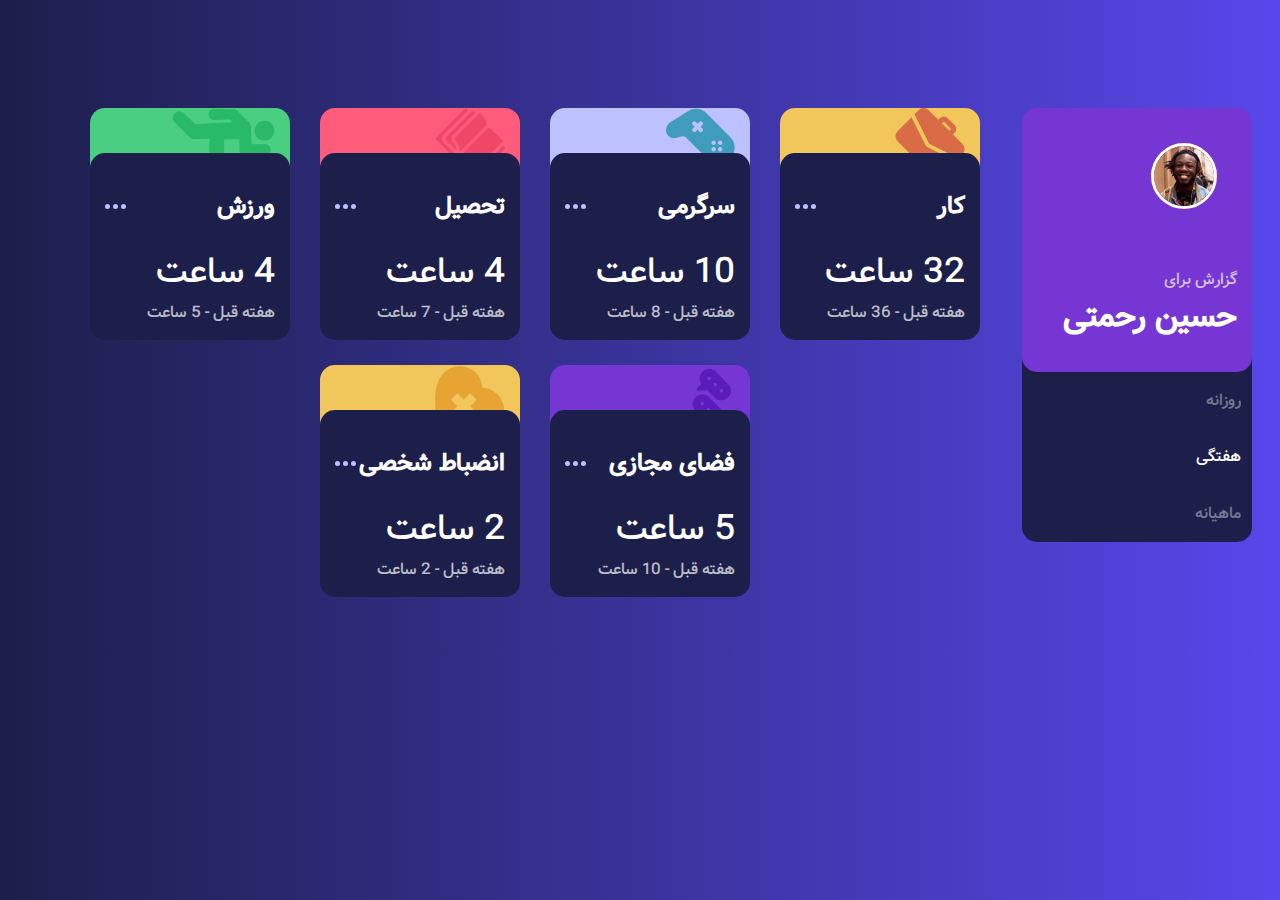
<file: index.html>
<!DOCTYPE html>
<html lang="en">
  <head>
    <meta charset="UTF-8" />
    <meta http-equiv="X-UA-Compatible" content="IE=edge" />
    <meta name="viewport" content="width=device-width, initial-scale=1.0" />
    <link rel="stylesheet" href="style.css" />
    <title>Time Tracking Dashboard</title>
  </head>
  <body>
    <!-- Head component -->
    <section>
      <div class="Head-1">
        <div>
          <img src="images/image-jeremy.png" alt="Avatar" />
        </div>

        <div class="Head-Child-1">
          <p style="font-size: 16px; color: #fff; margin: 0%; opacity: 0.7">
            گزارش برای
          </p>
          <h1 style="color: #fff; margin: 0%">حسین رحمتی</h1>
        </div>
      </div>

      <div class="Head-2">
        <p style="margin: 5%; color: #fff">روزانه</p>
        <p style="margin: 5%; color: #fff;opacity: 1;">هفتگی</p>
        <p style="margin: 5%; color: #fff">ماهیانه</p>
      </div>
    </section>

    <!-- Other components -->
    <section class="section-card">
      <div class="Card-1">
        <div class="Background-card-1">
          <img src="images/icon-work.svg" alt="work-icon" />
        </div>

        <div class="main-content-card">
          <div>
            <h2 style="color: #fff">کار</h2>
            <img src="images/icon-ellipsis.svg" alt="icon-ellipsis" />
          </div>

          <div class="second-part-card">
            <p style="color: #fff; font-size: 35px">32 ساعت</p>
            <p style="color: #fff; opacity: 0.7">هفته قبل - 36 ساعت</p>
          </div>
        </div>
      </div>
      <div class="Card-2">
        <div class="Background-card-2">
          <img src="images/icon-play.svg" alt="play-icon" />
        </div>

        <div class="main-content-card">
          <div>
            <h2 style="color: #fff">سرگرمی</h2>
            <img src="images/icon-ellipsis.svg" alt="icon-ellipsis" />
          </div>

          <div class="second-part-card">
            <p style="color: #fff; font-size: 35px">10 ساعت</p>
            <p style="color: #fff; opacity: 0.7">هفته قبل - 8 ساعت</p>
          </div>
        </div>
      </div>
      <div class="Card-3">
        <div class="Background-card-3">
          <img src="images/icon-study.svg" alt="study-icon" />
        </div>

        <div class="main-content-card">
          <div>
            <h2 style="color: #fff">تحصیل</h2>
            <img src="images/icon-ellipsis.svg" alt="icon-ellipsis" />
          </div>

          <div class="second-part-card">
            <p style="color: #fff; font-size: 35px">4 ساعت</p>
            <p style="color: #fff; opacity: 0.7">هفته قبل - 7 ساعت</p>
          </div>
        </div>
      </div>
      <div class="Card-4">
        <div class="Background-card-4">
          <img src="images/icon-exercise.svg" alt="exercise-icon" />
        </div>

        <div class="main-content-card">
          <div>
            <h2 style="color: #fff">ورزش</h2>
            <img src="images/icon-ellipsis.svg" alt="icon-ellipsis" />
          </div>

          <div class="second-part-card">
            <p style="color: #fff; font-size: 35px">4 ساعت</p>
            <p style="color: #fff; opacity: 0.7">هفته قبل - 5 ساعت</p>
          </div>
        </div>
      </div>
      <div class="Card-5">
        <div class="Background-card-5">
          <img src="images/icon-social.svg" alt="Social-icon" />
        </div>

        <div class="main-content-card">
          <div>
            <h2 style="color: #fff">فضای مجازی</h2>
            <img src="images/icon-ellipsis.svg" alt="icon-ellipsis" />
          </div>

          <div class="second-part-card">
            <p style="color: #fff; font-size: 35px">5 ساعت</p>
            <p style="color: #fff; opacity: 0.7">هفته قبل - 10 ساعت</p>
          </div>
        </div>
      </div>
      <div class="Card-6">
        <div class="Background-card-6">
          <img src="images/icon-self-care.svg" alt="Self-care-icon" />
        </div>

        <div class="main-content-card">
          <div>
            <h2 style="color: #fff">انضباط شخصی</h2>
            <img src="images/icon-ellipsis.svg" alt="icon-ellipsis" />
          </div>

          <div class="second-part-card">
            <p style="color: #fff; font-size: 35px">2 ساعت</p>
            <p style="color: #fff; opacity: 0.7">هفته قبل - 2 ساعت</p>
          </div>
        </div>
      </div>
    </section>
  </body>
</html>

<!-- 
  <div class="attribution">
    Challenge by <a href="https://www.frontendmentor.io?ref=challenge" target="_blank">Frontend Mentor</a>. 
    Coded by <a href="#">Your Name Here</a>.
  </div>
 -->
</file>
<file: style.css>
@font-face {
  font-family: Vazir-medium;
  src: url("font/Vazir-Medium.ttf");
}

:root {
  --Blue: #5847eb;
  --Light-red-work: hsl(15, 100%, 70%);
  --Soft-blue-play: hsl(195, 74%, 62%);
  --Light-red-study: hsl(348, 100%, 68%);
  --Lime-green-exercise: hsl(145, 58%, 55%);
  --Violet-social: hsl(264, 64%, 52%);
  --Soft-orange-self-care: hsl(43, 84%, 65%);
  --Very-dark-blue: hsl(226, 43%, 10%);
  --Dark-blue: #1c1f4a;
  --Desaturated-blue: hsl(235, 45%, 61%);
  --Pale-Blue: hsl(236, 100%, 87%);
}

body {
  background: linear-gradient(270deg, #5847eb, #1c1f4a);
}

body {
  font-family: Vazir-medium;
  display: flex;
  flex-direction: column;
  padding: 20px;
  min-width: 375px;
  direction: rtl;
  max-width: 1599px;
}

.Head-1 {
  display: flex;
  flex-direction: row;
  justify-content: right;
  align-items: center;
  background-color: var(--Violet-social);
  border-radius: 15px;
  padding: 15px;
  position: relative;
  top: 30px;
  z-index: 10;
  transition: ease, 300ms;
}

.Head-1:hover {
  background-color: hsl(264, 58%, 36%);
}

.Head-1 img {
  width: 60px;
  margin: 20px;
  border: 3px solid #fff;
  border-radius: 40px;
  transition: ease, 300ms;
}

.Head-1 img:hover {
  width: 80px;
}

.Head-Child-1 {
  display: flex;
  flex-direction: column;
  align-items: flex-start;
}

.Head-2 {
  display: flex;
  flex-direction: row;
  align-items: center;
  justify-content: space-around;
  background-color: var(--Dark-blue);
  height: 90px;
  padding-top: 20px;
  border-radius: 15px;
  margin-bottom: 30px;
}

.Head-2 p {
  opacity: 0.4;
  transition: ease-out, 500ms;
}

.Head-2 p:hover {
  opacity: 1;
}

.Background-card-1,
.Background-card-2,
.Background-card-3,
.Background-card-4,
.Background-card-5,
.Background-card-6 {
  border-radius: 15px;
  background-color: var(--Soft-orange-self-care);
  display: flex;
  justify-content: right;
  padding-right: 15px;
  box-sizing: border-box;
  height: 70px;
}

.Background-card-2 {
  background-color: var(--Pale-Blue);
}

.Background-card-3 {
  background-color: var(--Light-red-study);
}

.Background-card-4 {
  background-color: var(--Lime-green-exercise);
}

.Background-card-5 {
  background-color: var(--Violet-social);
}

.Background-card-6 {
  background-color: var(--Soft-orange-self-care);
}

.Background-card-1 img {
  width: 70px;
  display: block;
}

.main-content-card {
  display: flex;
  flex-direction: column;
  position: relative;
  bottom: 25px;
  background-color: var(--Dark-blue);
  padding: 15px;
  box-sizing: border-box;
  border-radius: 15px;
  transition: ease, 300ms;
}

.main-content-card:hover {
  background-color: hsl(235, 26%, 36%);
  bottom: 35px;
}

.main-content-card div {
  display: flex;
  flex-direction: row;
  align-items: center;
  justify-content: space-between;
}

.main-content-card p {
  margin: 0%;
}

@media only screen and (min-width: 768px) {
  body {
    padding-top: 100px;
    flex-direction: row;
    justify-content: center;
  }

  .Head-1 {
    flex-direction: column;
    width: 200px;
    height: 234px;
    align-items: flex-start;
    top: 0px;
  }

  .Head-Child-1 {
    margin-top: 30px;
  }

  .Head-2 {
    flex-direction: column;
    align-items: flex-start;
    height: 170px;
    padding-top: 25px;
    position: relative;
    bottom: 25px;
    border-radius: 15px;
    margin-bottom: 0px;
  }

  .section-card {
    display: flex;
    flex-direction: row;
    flex-wrap: wrap;
    justify-content: space-around;
    margin-left: 20px;
  }

  .second-part-card {
    display: flex;
    flex-wrap: wrap;
  }

  .main-content-card {
    width: 200px;
    margin-left: 15px;
    margin-right: 15px;
  }

  .Background-card-1,
  .Background-card-2,
  .Background-card-3,
  .Background-card-4,
  .Background-card-5,
  .Background-card-6 {
    margin-left: 15px;
    margin-right: 15px;
    width: 200px;
  }
}

@media only screen and (min-width: 1124px) {
  .section-card {
    align-items: center;
    justify-content: center;
  }

  .Background-card-1,
  .Background-card-2,
  .Background-card-3,
  .Background-card-4,
  .Background-card-5,
  .Background-card-6,
  .main-content-card {
    width: 200px;
  }
}

@media only screen and (min-width: 1345px) {
  .Background-card-1,
  .Background-card-2,
  .Background-card-3,
  .Background-card-4,
  .Background-card-5,
  .Background-card-6,
  .main-content-card {
    width: 300px;
  }

  .Head-1 {
    width: 230px;
  }
}
</file>
